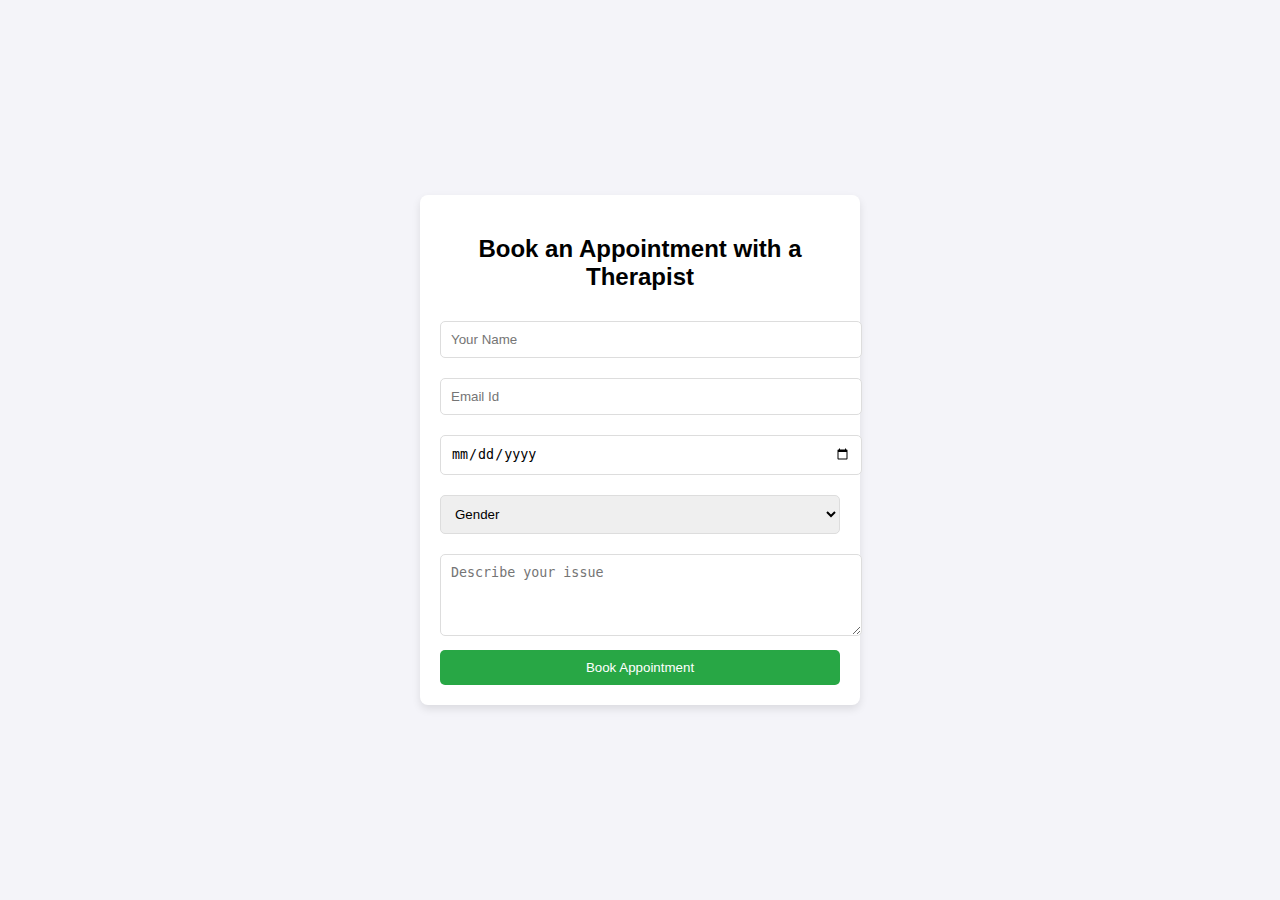
<file: login backend/book_index.html>
<!DOCTYPE html>
<html lang="en">
<head>
    <meta charset="UTF-8">
    <meta name="viewport" content="width=device-width, initial-scale=1.0">
    <title>Book an Appointment</title>
    <link rel="stylesheet" href="book_styles.css">
</head>
<body>

    <div class="container">
        <h2>Book an Appointment with a Therapist</h2>
        <form id="appointment-form" action="appintment.php" method="post">
            <input type="text" class="input-field" id="name" placeholder="Your Name" required>
            <input type="email" class="input-field" id="email" placeholder="Email Id" required>
            <input type="date" class="input-field" id="date" required>
            <select class="input-field" id="therapist" required>
                <option value="">Gender</option>
                <option value="Therapist 1">Male</option>
                <option value="Therapist 2">Female</option>
                <option value="Therapist 3">Other</option>
            </select>
            <textarea class="input-field" id="issue" placeholder="Describe your issue" rows="4" required></textarea>
            <button type="submit" class="submit-btn">Book Appointment</button>
        </form>
        <div id="success-alert" class="alert" style="display: none;">Appointment Booked Successfully!</div>
    </div>

    <script src="book_script.js"></script>
</body>
</html>
</file>
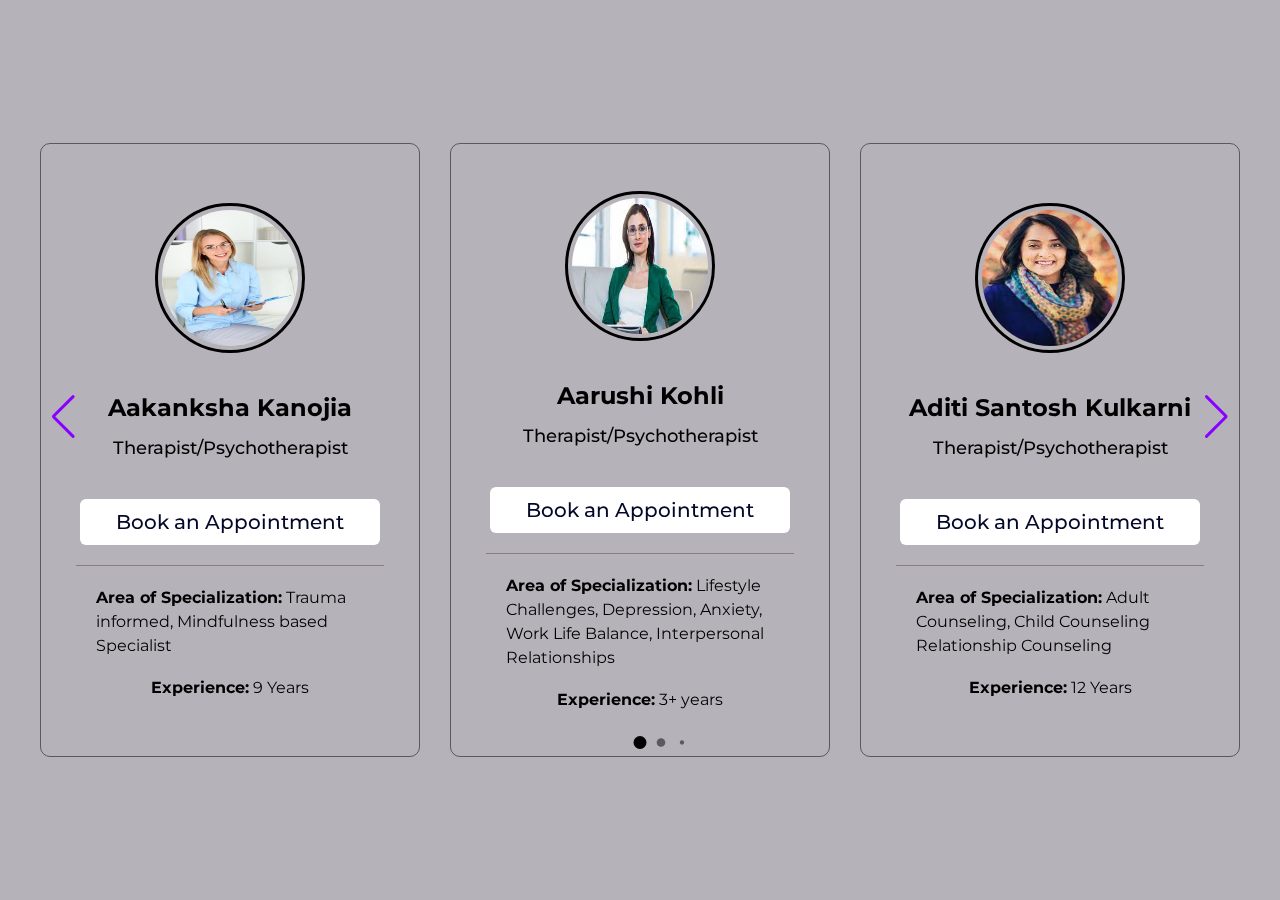
<file: login backend/therapy.html>
<!DOCTYPE html>
<!-- Coding By CodingNepal - www.codingnepalweb.com -->
<html lang="en">
<head>
  <meta charset="UTF-8">
  <meta name="viewport" content="width=device-width, initial-scale=1.0">
  <title>THERAPIST</title>
  <link rel="stylesheet" href="https://cdn.jsdelivr.net/npm/swiper@11/swiper-bundle.min.css">
  <link rel="stylesheet" href="therapy.css">
 
</head>
<body>
  <div class="container swiper">
    <div class="slider-wrapper">
      <div class="card-list swiper-wrapper">
        <div class="card-item swiper-slide">
          <img src="IMAGES/T1.jpg" alt="User Image" class="user-image">
          <h2 class="user-name">Aakanksha Kanojia</h2>
          <p class="user-profession">Therapist/Psychotherapist</p>
          <button class="message-button"><a href="book_index.html">Book an Appointment</a></button>
          <p class="user-exp">
            <b>Area of Specialization:</b> Trauma informed, Mindfulness based Specialist
            <div ><b>Experience:</b> 9 Years</div>
            </p>
        </div>

        <div class="card-item swiper-slide">
          <img src="IMAGES/T2.jpeg" alt="User Image" class="user-image">
          <h2 class="user-name">Aarushi Kohli</h2>
          <p class="user-profession">Therapist/Psychotherapist</p>
          <button class="message-button"><a href="book_index.html">Book an Appointment</a></button>
          <p class="user-exp">
            <b>Area of Specialization:</b> Lifestyle Challenges, Depression, Anxiety, Work Life Balance, Interpersonal Relationships
            <div><b>Experience:</b> 3+ years</div>
            
          </p>
        </div>

        <div class="card-item swiper-slide">
          <img src="IMAGES/T3.jpeg" alt="User Image" class="user-image">
          <h2 class="user-name">Aditi Santosh Kulkarni</h2>
          <p class="user-profession">Therapist/Psychotherapist</p>
          <button class="message-button"><a href="book_index.html">Book an Appointment</a></button>
          <p class="user-exp">
           <b> Area of Specialization:</b> Adult Counseling, Child Counseling Relationship Counseling
            <div><b> Experience:</b> 12 Years</div> 
          </p>
        </div>

        
        <div class="card-item swiper-slide">
          <img src="IMAGES/T4.jpeg" alt="User Image" class="user-image">
          <h2 class="user-name">Anshul Khosla</h2>
          <p class="user-profession">Psychologist</p>
          <button class="message-button"><a href="book_index.html">Book an Appointment</a></button>
          <p class="user-exp">
            <b>Area of Specialization:</b> Problematic Smartphone Use, Pain Management, Mindfulness In Daily Life, Crisis Management, Personality Disorders
            <div> <b> Experience:</b> 3+ years</div>
          </p>
        </div>
      </div>
      
      <div class="swiper-pagination"></div>
      <div class="swiper-slide-button swiper-button-prev"></div>
      <div class="swiper-slide-button swiper-button-next"></div>
    </div>
  </div>

  <!-- Linking SwiperJS script -->
  <script src="https://cdn.jsdelivr.net/npm/swiper@11/swiper-bundle.min.js"></script>

  <!-- Linking custom script -->
  <script src="therapy.js"></script>
</body>
</html>
</file>
<file: login backend/book_styles.css>
body {
    font-family: Arial, sans-serif;
    display: flex;
    justify-content: center;
    align-items: center;
    height: 100vh;
    margin: 0;
    background-color: #f4f4f9;
}

.container {
    background-color: #fff;
    padding: 20px;
    border-radius: 8px;
    box-shadow: 0 4px 8px rgba(0, 0, 0, 0.1);
    max-width: 400px;
    width: 100%;
}

h2 {
    text-align: center;
    margin-bottom: 20px;
}

.input-field {
    width: 100%;
    padding: 10px;
    margin: 10px 0;
    border: 1px solid #ddd;
    border-radius: 5px;
}

textarea {
    resize: vertical;
}

.submit-btn {
    width: 100%;
    padding: 10px;
    background-color: #28a745;
    color: white;
    border: none;
    border-radius: 5px;
    cursor: pointer;
}

.submit-btn:hover {
    background-color: #218838;
}

.alert {
    padding: 10px;
    background-color: #28a745;
    color: white;
    border-radius: 5px;
    text-align: center;
    margin-top: 20px;
}
</file>
<file: login backend/therapy.css>
/* Importing Google Font - Montserrat */
@import url('https://fonts.googleapis.com/css2?family=Montserrat:ital,wght@0,100..900;1,100..900&display=swap');

* {
  margin: 0;
  padding: 0;
  box-sizing: border-box;
  font-family: "Montserrat", sans-serif;
}

body {
  display: flex;
  align-items: center;
  justify-content: center;
  min-height: 100vh;
  background: #11031f4e; /* Changed background color */
}

.slider-wrapper {
  overflow: hidden;
  max-width: 1200px;
  margin: 10 70px 55px;
}

.card-list .card-item {
  height: auto;
  color: #000000;
  user-select: none;
  padding: 35px;
  display: flex;
  flex-direction: column;
  align-items: center;
  justify-content: center;
  border-radius: 10px;
  backdrop-filter: blur(30px);
  background: rgba(255, 255, 255, 0);
  border: 1px solid rgba(0, 0, 0, 0.5);
}

.card-list .card-item .user-image {
  width: 150px;
  height: 150px;
  border-radius: 50%;
  margin-bottom: 40px;
  border: 3px solid #000000;
  padding: 4px;
}

.card-list .card-item .user-profession {
  font-size: 1.15rem;
  color: #000000;
  font-weight: 500;
  margin: 14px 0 40px;
}

.card-list .card-item .user-exp {
  padding: 20px; /* Add padding for better spacing */
  font-size: 1rem; /* Adjust font size for readability */
  color: #000000; /* Subtle color for better readability */
  line-height: 1.5; /* Increase line height for better spacing */
  border-top: 1px solid rgba(32, 0, 0, 0.3); /* Add a subtle top border */
  margin-top: 20px; /* Add margin to separate from other elements */
}


.card-list .card-item .message-button {
  font-size: 1.25rem;
  padding: 10px 35px;
  color: #030728;
  border-radius: 6px;
  font-weight: 500;
  cursor: pointer;
  background: #fff;
  border: 1px solid transparent;
  transition: 0.2s ease;
}

.card-list .card-item .message-button:hover {
  background: rgba(255, 255, 255, 0.1);
  border: 1px solid #000000;
  color: #000000;
}

.slider-wrapper .swiper-pagination-bullet {
  background: #000000;
  height: 13px;
  width: 13px;
  opacity: 0.5;
}

.slider-wrapper .swiper-pagination-bullet-active {
  opacity: 1;
}

.slider-wrapper .swiper-slide-button {
  color: #8800ff;
  margin-top: -55px;
  transition: 0.2s ease;
}

.slider-wrapper .swiper-slide-button:hover {
  color: #4658ff;
}

@media (max-width: 768px) {
  .slider-wrapper {
    margin: 0 10px 40px;
  }

  .slider-wrapper .swiper-slide-button {
    display: none;
  }
}

.message-button {
  display: inline-block;
  padding: 12px 40px;
  background: var(--main-color);
  color: var(--text-color);
  font-size: var(--p-font);
  font-weight: 600;
  border: 2px solid var(--main-color);
  border-radius: 10px;
  text-decoration: none;
  transition: all ease 0.5s;
  cursor: pointer;
}

.message-button a {
  color: var(--text-color);
  text-decoration: none;
}

.message-button:hover {
  background: transparent;
  color: var(--main-color);
  border: 2px solid var(--main-color);
  transform: translateX(5px);
}

.message-button:hover a {
  color: var(--main-color);
}

.card-list .card-item .user-name {
  color: #000; /* Set the text color to black */
}
</file>
